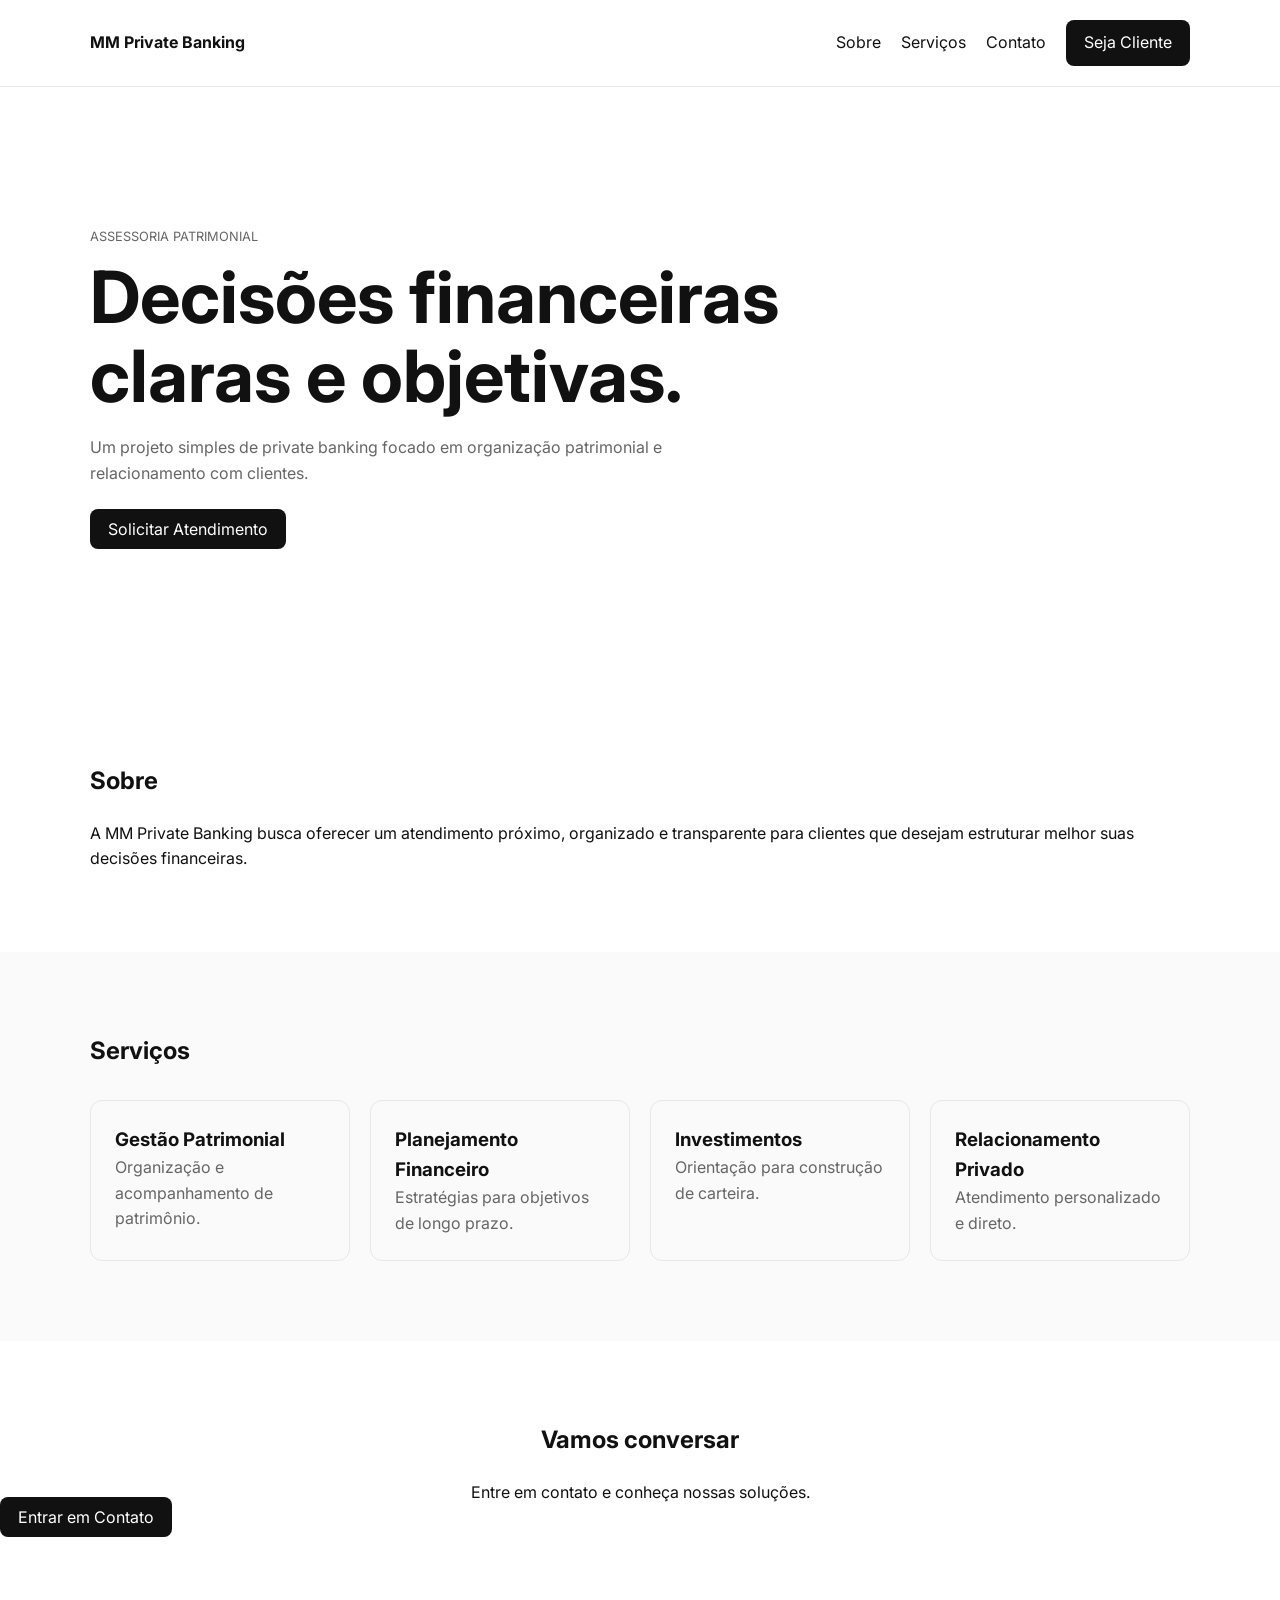
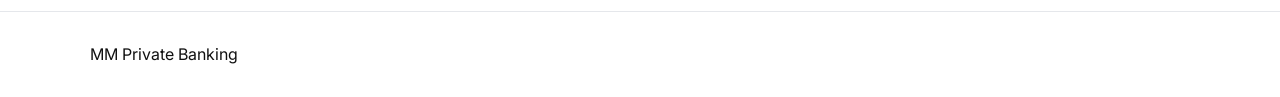
<file: modulo-01/programacao-web-i/mm-private-banking/index.html>
<!DOCTYPE html>
<html lang="pt-BR">
  <head>
    <meta charset="UTF-8">
    <meta name="viewport" content="width=device-width, initial-scale=1.0">
    <title>MM Private Banking</title>
    <link rel="preconnect" href="https://fonts.googleapis.com">
    <link href="https://fonts.googleapis.com/css2?family=Inter:wght@300;400;500;600;700&display=swap" rel="stylesheet">
    <link rel="stylesheet" href="style.css">
  </head>
  <body>
    <header>
      <div class="container nav">
        <div class="logo">MM Private Banking</div>
        <nav>
          <a href="#sobre">Sobre</a>
          <a href="#servicos">Serviços</a>
          <a href="#contato">Contato</a>
          <a class="button" href="atendimento.html">Seja Cliente</a>
        </nav>
      </div>
    </header>
    <section class="hero">
      <div class="container">
        <p class="tag">ASSESSORIA PATRIMONIAL</p>
        <h1>Decisões financeiras claras e objetivas.</h1>
        <p class="subtitle">Um projeto simples de private banking focado em organização patrimonial e relacionamento com clientes.</p>
        <a class="button" href="atendimento.html">Solicitar Atendimento</a>
      </div>
    </section>
    <section id="sobre" class="section">
      <div class="container">
        <h2>Sobre</h2>
        <p>A MM Private Banking busca oferecer um atendimento próximo, organizado e transparente para clientes que desejam estruturar melhor suas decisões financeiras.</p>
      </div>
    </section>
    <section id="servicos" class="section alt">
      <div class="container">
        <h2>Serviços</h2>
        <div class="grid">
          <div class="card">
            <h3>Gestão Patrimonial</h3>
            <p>Organização e acompanhamento de patrimônio.</p>
          </div>
          <div class="card">
            <h3>Planejamento Financeiro</h3>
            <p>Estratégias para objetivos de longo prazo.</p>
          </div>
          <div class="card">
            <h3>Investimentos</h3>
            <p>Orientação para construção de carteira.</p>
          </div>
          <div class="card">
            <h3>Relacionamento Privado</h3>
            <p>Atendimento personalizado e direto.</p>
          </div>
        </div>
      </div>
    </section>
    <section id="contato" class="section">
      <div class="container contact">
        <h2>Vamos conversar</h2>
        <p>Entre em contato e conheça nossas soluções.</p>
      </div>
      <a class="button" href="atendimento.html">Entrar em Contato</a>
    </section>
    <footer>
      <div class="container">
        <p>MM Private Banking</p>
      </div>
    </footer>
  </body>
</html>
</file>
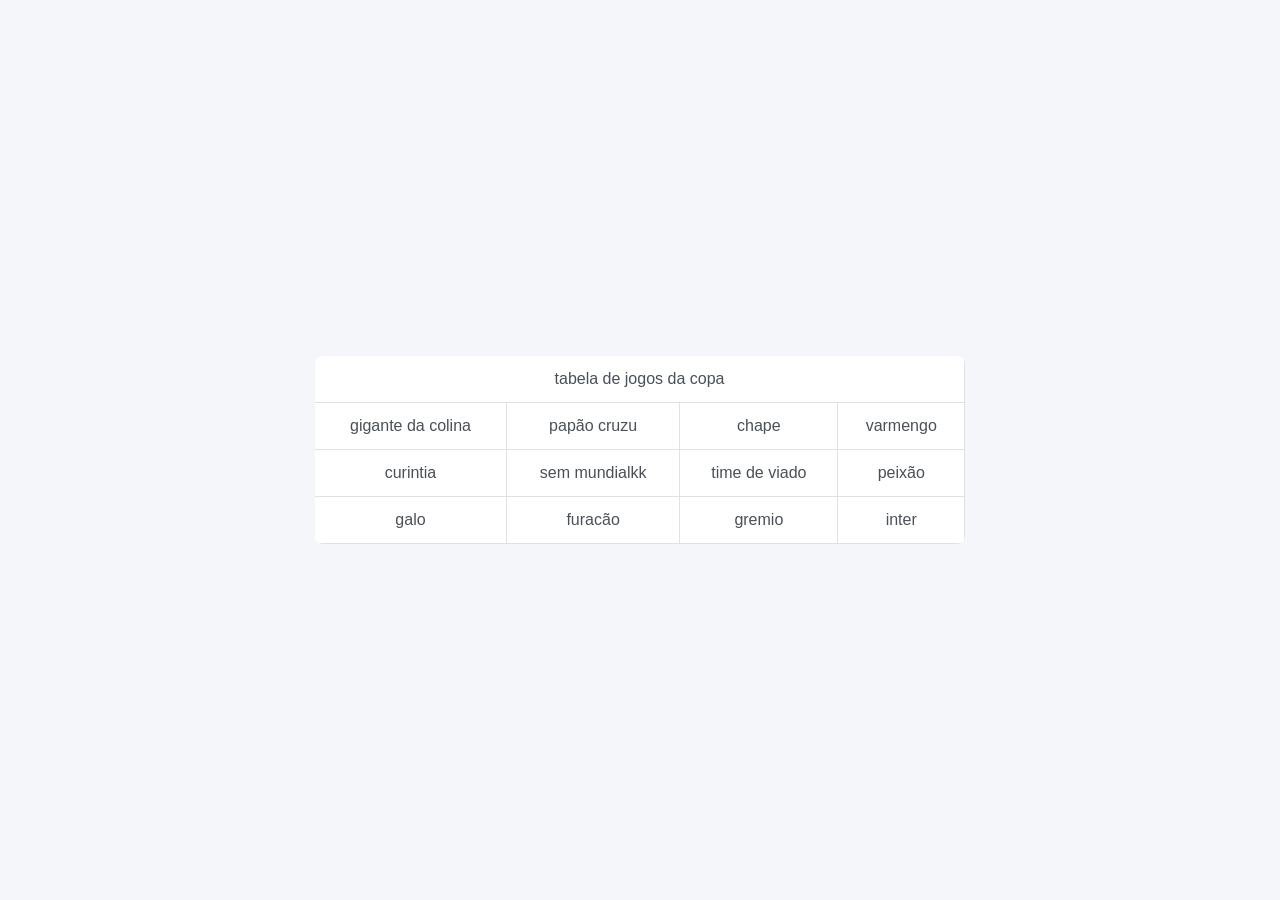
<file: modulo-01/programacao-web-i/tabela-jogos/index.html>
<!DOCTYPE html>
<html lang="pt-br">
<head>
    <meta charset="UTF-8">
    <meta name="viewport" content="width=device-width, initial-scale=1.0">
    <title>Document</title>
    <link rel="stylesheet" href="style.css">
</head>
<body>
    <table>
    <tr>
        <th colspan="4">tabela de jogos da copa</th>
    </tr>
    <tr>
        <th>gigante da colina</th>
        <th>papão cruzu</th>   
        <th>chape</th>
        <th>varmengo</th>
    </tr>
    <tr>
        <th>curintia</th>
        <th>sem mundialkk</th>
        <th>time de viado</th>
        <th>peixão</th>
    </tr>
    <tr>
        <th>galo</th>
        <th>furacão</th>   
        <th>gremio</th>
        <th>inter</th>
    </tr>
    </table>

</body>
</html>
</file>
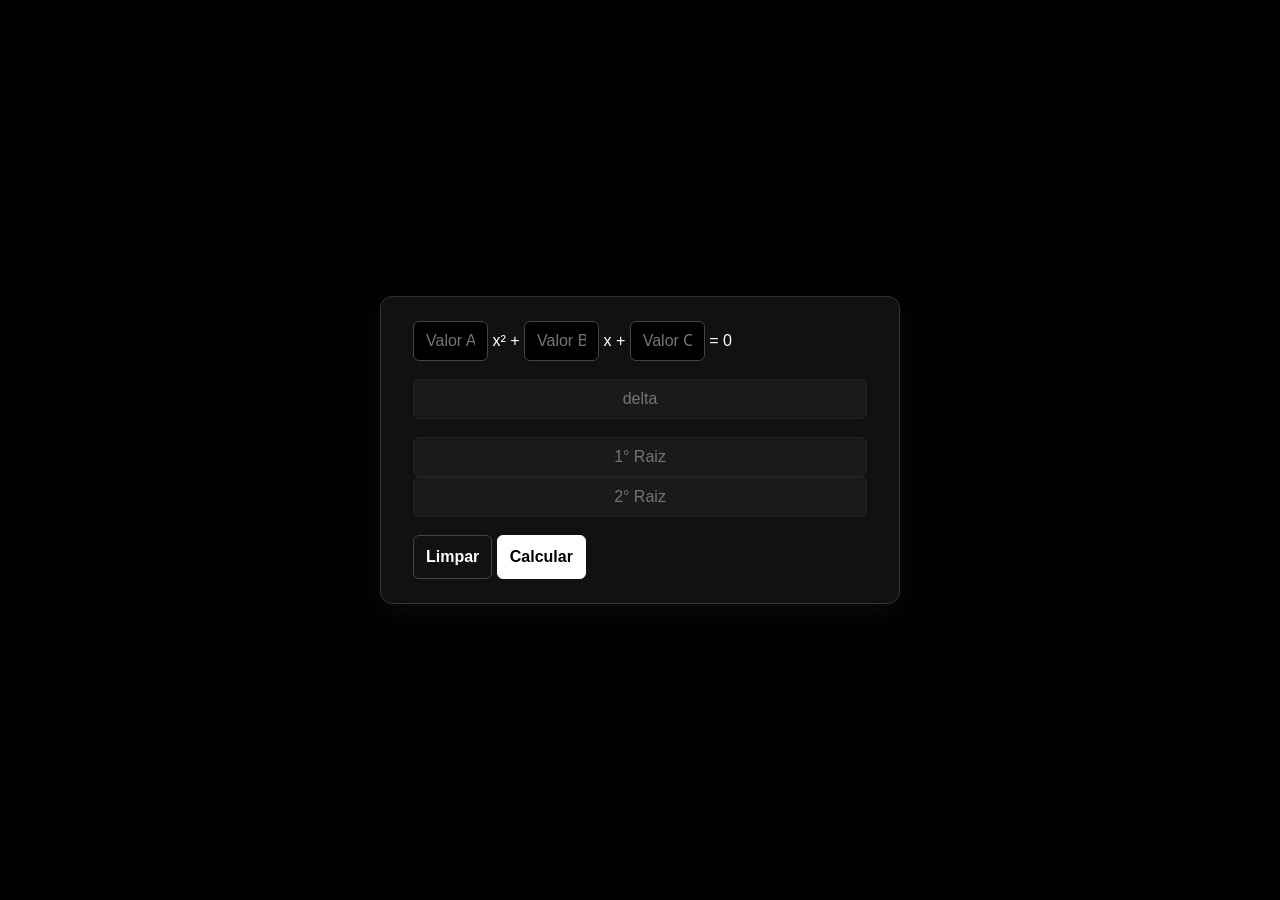
<file: 2 Modulo/PWII/Javascript/Baskara.js/index.html>
<!DOCTYPE html>
<html lang="pt-br">
<head>
    <meta charset="UTF-8">
    <meta name="viewport" content="width=device-width, initial-scale=1.0">
    <title>Baskara</title>
    <link rel="stylesheet" type="text/css" href="style.css">
    <!-- Adicionado defer para carregar o JS apenas após a leitura do HTML -->
    <script src="script.js" defer></script> 
</head>
<body>
    <!-- Todos os elementos unificados em um unico formulário -->
    <form id="equacao">
        <div>
            <input type="text" id="valorA" placeholder="Valor A">
            <label id="label1">x² + </label>
            <input type="text" id="valorB" placeholder="Valor B">
            <label id="label2">x + </label>
            <input type="text" id="valorC" placeholder="Valor C">
            <label id="label3">= 0 </label><br><br>
        </div>

        <div> 
            <input type="text" id="resudelta" placeholder="delta" readonly><br><br>
            <input type="text" id="raiz1" placeholder="1° Raiz" readonly><br>
            <input type="text" id="raiz2" placeholder="2° Raiz" readonly><br><br>
            <button type="reset" id="limpar">Limpar</button>
            <button type="button" id="calcular" data-operacao="calc">Calcular</button>
        </div>
    </form>
</body>
</html>
</file>
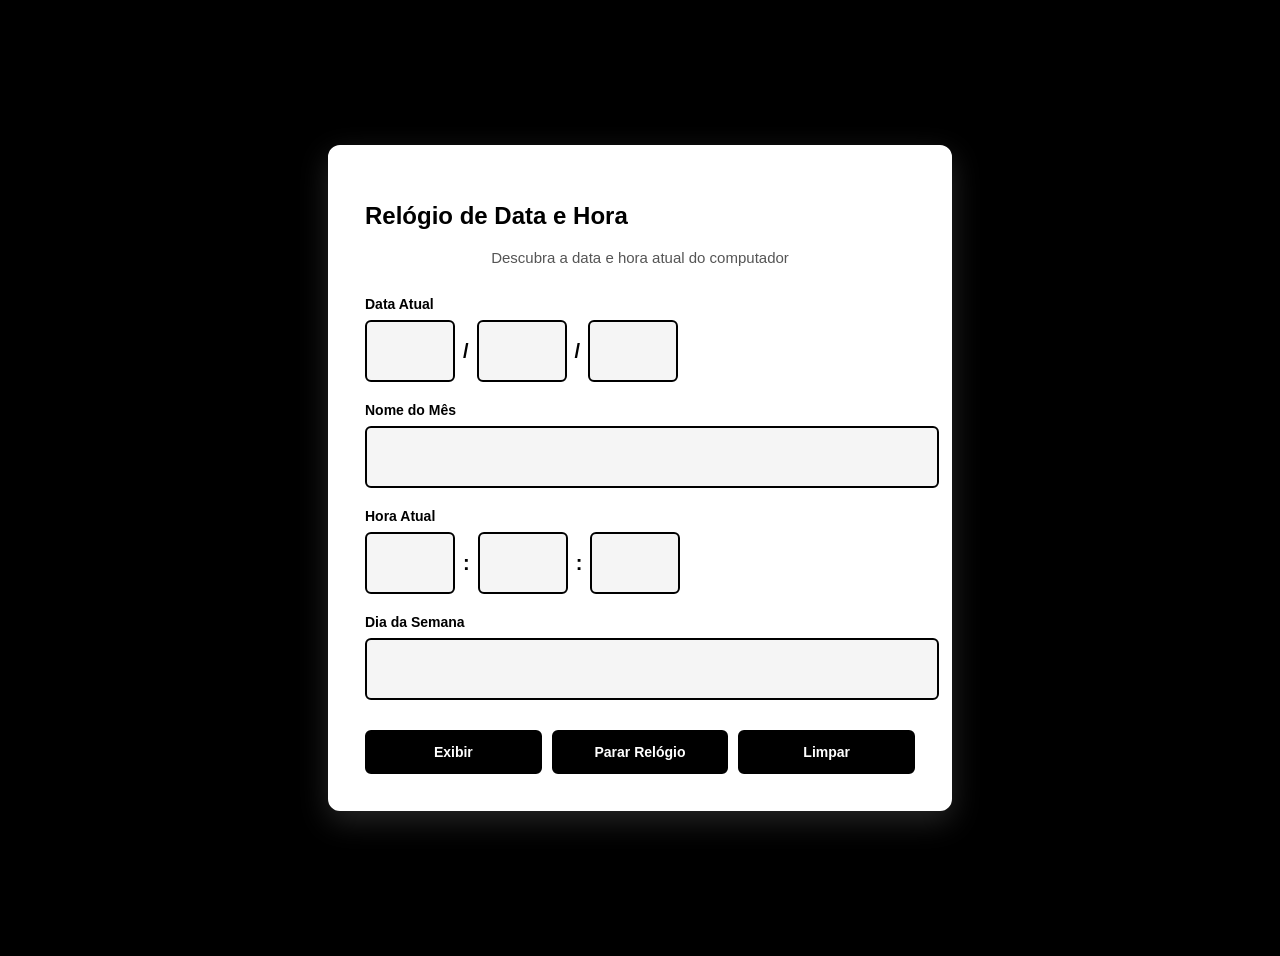
<file: 2 Modulo/PWII/Javascript/calendario.js/index.html>
<!DOCTYPE html>
<html lang="pt-BR">
<head>
    <meta charset="UTF-8">
    <meta name="viewport" content="width=device-width, initial-scale=1.0">
    <title>Data e Hora</title>
    <link rel="stylesheet" href="style.css">
</head>

<body>

    <div class="card">
        <h2>Relógio de Data e Hora</h2>
        <p class="subtitulo">
            Descubra a data e hora atual do computador
        </p>

        <div class="conteudo">
            <div class="campo">
                <label>Data Atual</label>
                <div class="inputs">
                    <input type="text" id="dia" readonly>
                    <span>/</span>
                    <input type="text" id="mes" readonly>
                    <span>/</span>
                    <input type="text" id="ano" readonly>
                </div>
            </div>
            <div class="campo">
                <label>Nome do Mês</label>
                <input type="text" id="nomeMes" class="campo-grande" readonly>
            </div>
            <div class="campo">
                <label>Hora Atual</label>
                <div class="inputs">
                    <input type="text" id="hora" readonly>
                    <span>:</span>
                    <input type="text" id="minuto" readonly>
                    <span>:</span>
                    <input type="text" id="segundo" readonly>
                </div>
            </div>
            <div class="campo">
                <label>Dia da Semana</label>
                <input type="text" id="diaSemana" class="campo-grande" readonly>
            </div>
        </div>
        <div class="botoes">
            <button id="exibir">Exibir</button>
            <button id="parar">Parar Relógio</button>
            <button id="limpar">Limpar</button>
        </div>
    </div>
    <script src="script.js"></script>

</body>
</html>
</file>
<file: modulo-01/programacao-web-i/mm-private-banking/style.css>
* {
  margin: 0;
  padding: 0;
  box-sizing: border-box;
}
body {
  font-family: Inter, sans-serif;
  color: #111;
  background: #fff;
  line-height: 1.6;
}
.container {
  width: min(1100px, 90%);
  margin: auto;
}
header {
  border-bottom: 1px solid #e5e7eb;
  background: #fff;
}
.nav {
  display: flex;
  justify-content: space-between;
  align-items: center;
  padding: 20px 0;
}
.logo {
  font-weight: 700;
}
nav {
  display: flex;
  gap: 20px;
  align-items: center;
}
a {
  text-decoration: none;
  color: #111;
}
.button {
  background: #111;
  color: #fff;
  padding: 10px 18px;
  border-radius: 8px;
}
.hero{
    padding:140px 0;
}

.hero h1{
    max-width:700px;
    font-size:clamp(2.8rem,6vw,4.5rem);
    line-height:1.1;
}

.subtitle{
    max-width:600px;
    margin:20px 0 30px;
}
.blog-grid{
    display:grid;
    grid-template-columns:
    repeat(auto-fit,minmax(300px,1fr));

    gap:20px;

    margin-top:30px;
}

.blog-card{
    border:1px solid #e5e7eb;

    border-radius:12px;

    padding:24px;

    transition:.2s;
}

.blog-card:hover{
    transform:translateY(-4px);
}

.blog-date{
    font-size:.85rem;
    color:#666;
}

.blog-card h3{
    margin:12px 0;
}

.blog-card p{
    color:#666;
}

.tag {
  font-size: 0.8rem;
  color: #666;
  margin-bottom: 10px;
}
h1 {
  font-size: 3rem;
  max-width: 700px;
}
.subtitle {
  max-width: 600px;
  color: #666;
  margin: 20px 0 30px;
}
html{
    scroll-behavior:smooth;
}

section{
    scroll-margin-top:100px;
}
.section {
  padding: 80px 0;
}
.alt {
  background: #fafafa;
}
h2 {
  margin-bottom: 20px;
}
.grid {
  display: grid;
  grid-template-columns: repeat(auto-fit, minmax(220px, 1fr));
  gap: 20px;
  margin-top: 30px;
}
.card {
  border: 1px solid #e5e7eb;
  padding: 24px;
  border-radius: 12px;
}
.card p {
  color: #666;
}
.contact {
  text-align: center;
}
footer {
  padding: 30px 0;
  border-top: 1px solid #e5e7eb;
}
.form-section {
  padding: 80px 20px;
}
.form-card {
  max-width: 700px;
  margin: 0 auto;
  border: 1px solid #e5e7eb;
  padding: 30px;
  border-radius: 12px;
}
form {
  display: flex;
  flex-direction: column;
  gap: 14px;
  margin-top: 20px;
}
input,
select,
textarea {
  padding: 12px;
  border: 1px solid #d1d5db;
  border-radius: 8px;
  font: inherit;
}
textarea {
  min-height: 120px;
}
button {
  background: #111;
  color: #fff;
  border: none;
  padding: 12px;
  border-radius: 8px;
  cursor: pointer;
}
@media (max-width: 700px) {
  h1 {
    font-size: 2.2rem;
  }
  .nav {
    flex-direction: column;
    gap: 15px;
  }
}
.nav-right{
    display:flex;
    align-items:center;
    gap:30px;
}

.nav-links{
    display:flex;
    align-items:center;
    gap:20px;
}
.footer-content{
    display:flex;

    justify-content:space-between;

    align-items:center;

    flex-wrap:wrap;

    gap:20px;
}
</file>
<file: modulo-01/programacao-web-i/tabela-jogos/style.css>
body {
    font-family: 'Segoe UI', Roboto, Helvetica, Arial, sans-serif;
    background-color: #f4f6f9;
    display: flex;
    justify-content: center;
    align-items: center;
    min-height: 100vh;
    margin: 0;
}

table {
    border-collapse: collapse;
    width: 90%;
    max-width: 650px;
    background-color: #ffffff;
    border-radius: 8px;
    overflow: hidden;
}

th {
    padding: 14px 12px;
    text-align: center;
    font-weight: 500;
    color: #495057;
    border-bottom: 1px solid #dee2e6;
    border-right: 1px solid #dee2e6;
}
</file>
<file: 2 Modulo/PWII/Javascript/Baskara.js/style.css>
/* Reset básico e tipografia */
* {
    margin: 0;
    padding: 0;
    box-sizing: border-box;
    font-family: 'Segoe UI', Tahoma, Geneva, Verdana, sans-serif;
}

body {
    background-color: #000000;
    color: #ffffff;
    min-height: 100vh;
    display: flex;
    flex-direction: column;
    align-items: center;
    justify-content: center;
    padding: 20px;
}
form {
    background-color: #111111;
    border: 1px solid #333333;
    border-radius: 12px;
    padding: 24px 32px;
    width: 100%;
    max-width: 520px;
    box-shadow: 0 8px 24px rgba(255, 255, 255, 0.05);
}

form#Equação {
    margin-bottom: 20px;
}
#Equação > div {
    display: flex;
    align-items: center;
    justify-content: center;
    gap: 8px;
    flex-wrap: nowrap;
}
#Equação label {
    font-size: 1.2rem;
    font-weight: 600;
    color: #ffffff;
    white-space: nowrap;
}
input[type="text"] {
    background-color: #000000;
    color: #ffffff;
    border: 1px solid #444444;
    border-radius: 6px;
    padding: 10px 12px;
    font-size: 1rem;
    text-align: center;
    transition: all 0.2s ease;
}
#valorA, #valorB, #valorC {
    width: 75px;
}
input[type="text"]:focus {
    outline: none;
    border-color: #ffffff;
    box-shadow: 0 0 8px rgba(255, 255, 255, 0.3);
}
#Botões > div {
    display: flex;
    flex-direction: column;
    gap: 12px;
}
input[readonly] {
    background-color: #1a1a1a;
    color: #888888;
    border-color: #222222;
    cursor: default;
    width: 100%;
}

input[readonly]:focus {
    border-color: #222222;
    box-shadow: none;
}

button {
    cursor: pointer;
    font-weight: 600;
    font-size: 1rem;
    padding: 12px;
    border-radius: 6px;
    transition: all 0.2s ease;
}

#calcular {
    background-color: #ffffff;
    color: #000000;
    border: 1px solid #ffffff;
}

#calcular:hover {
    background-color: #cccccc;
    border-color: #cccccc;
}

#limpar {
    background-color: transparent;
    color: #ffffff;
    border: 1px solid #444444;
}

#limpar:hover {
    background-color: #222222;
    border-color: #ffffff;
}
</file>
<file: 2 Modulo/PWII/Javascript/calendario.js/style.css>
body {
min-height: 100vh;

display: flex;
justify-content: center;
align-items: center;

padding: 20px;

font-family: Arial, Helvetica, sans-serif;

background-color: #000;
color: #fff;


}

/* Card principal */
.card {
width: 100%;
max-width: 550px;

padding: 35px;

background-color: #fff;
color: #000;

border: 2px solid #fff;
border-radius: 12px;

box-shadow: 0 10px 30px rgba(255, 255, 255, 0.15);


}

/* Título */
h1 {
text-align: center;
font-size: 28px;
margin-bottom: 10px;
}

.subtitulo {
text-align: center;
color: #555;
font-size: 15px;
margin-bottom: 30px;
}

/* Conteúdo */
.conteudo {
display: grid;
gap: 20px;
}

.campo {
display: flex;
flex-direction: column;
gap: 8px;
}

.campo label {
font-size: 14px;
font-weight: bold;
}

/* Inputs */
.inputs {
display: flex;
align-items: center;
gap: 8px;
}

.inputs span {
font-size: 20px;
font-weight: bold;
}

input {
width: 70px;
height: 42px;

padding: 8px;

border: 2px solid #000;
border-radius: 6px;

background-color: #f5f5f5;
color: #000;

text-align: center;
font-size: 16px;
font-weight: bold;

outline: none;


}

.campo-grande {
width: 100%;
text-align: left;
padding-left: 12px;
}

/* Botões */
.botoes {
display: flex;
gap: 10px;

margin-top: 30px;


}

button {
flex: 1;

padding: 12px 15px;

border: 2px solid #000;
border-radius: 6px;

background-color: #000;
color: #fff;

font-size: 14px;
font-weight: bold;

cursor: pointer;

transition: 0.2s;


}

button:hover {
background-color: #fff;
color: #000;
}

button:active {
transform: scale(0.97);
}

/* Responsividade */
@media (max-width: 500px) {

.card {
    padding: 25px 20px;
}

h1 {
    font-size: 23px;
}

.botoes {
    flex-direction: column;
}

button {
    width: 100%;
}

.inputs {
    justify-content: center;
}

input {
    width: 60px;
}


}
</file>
